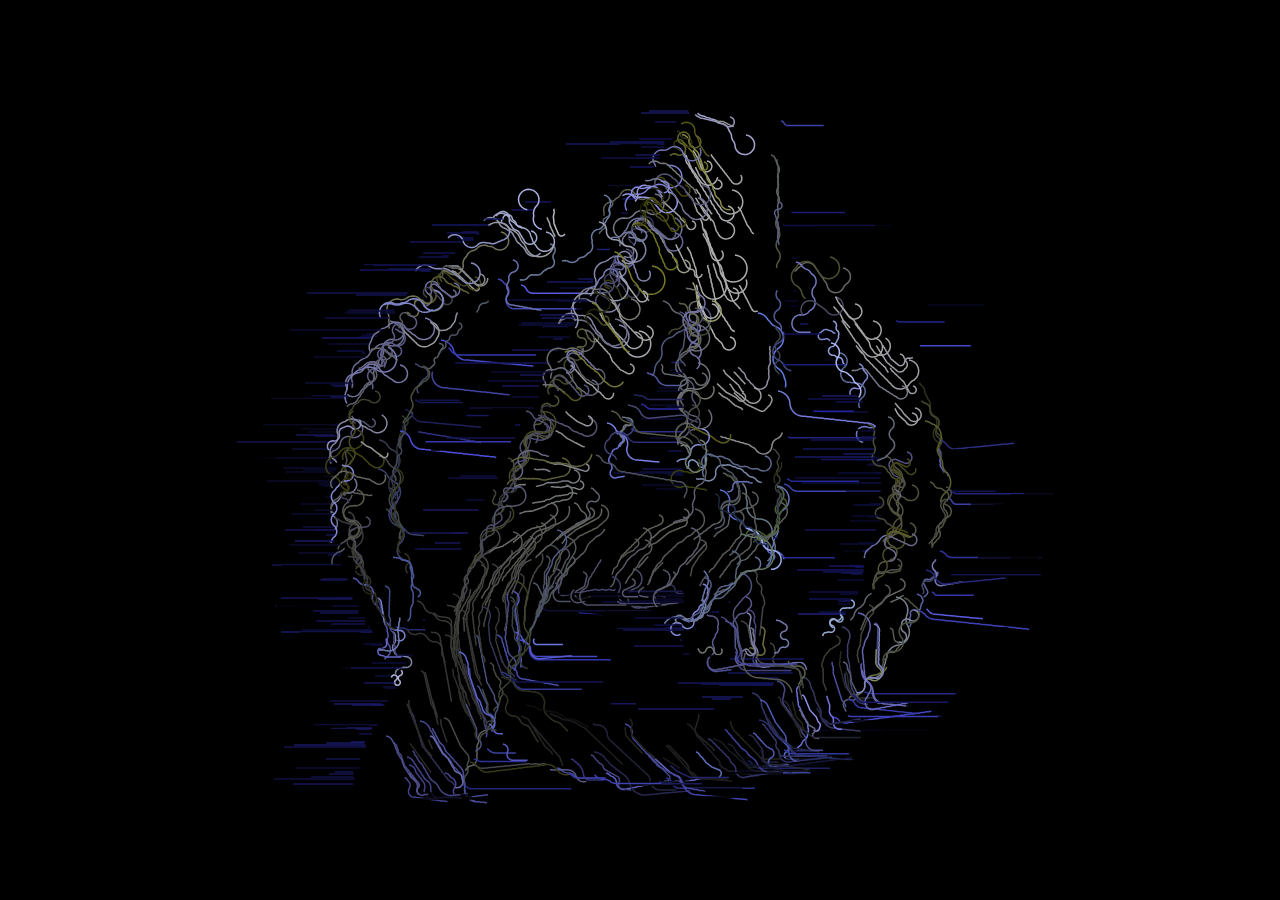
<file: index.html>
<!DOCTYPE html>
<html lang="en">
<head>
    <meta charset="UTF-8">
    <meta name="viewport" content="width=device-width, initial-scale=1.0">
    <title>FlowField</title>
    <link rel="stylesheet" href="styles.css">
</head>
<body>
    
    <canvas id="canvas1"></canvas>
    <img id="photo" src="[data-uri]" >
    <script src="javascript.js"></script>
</body>







</html>
</file>
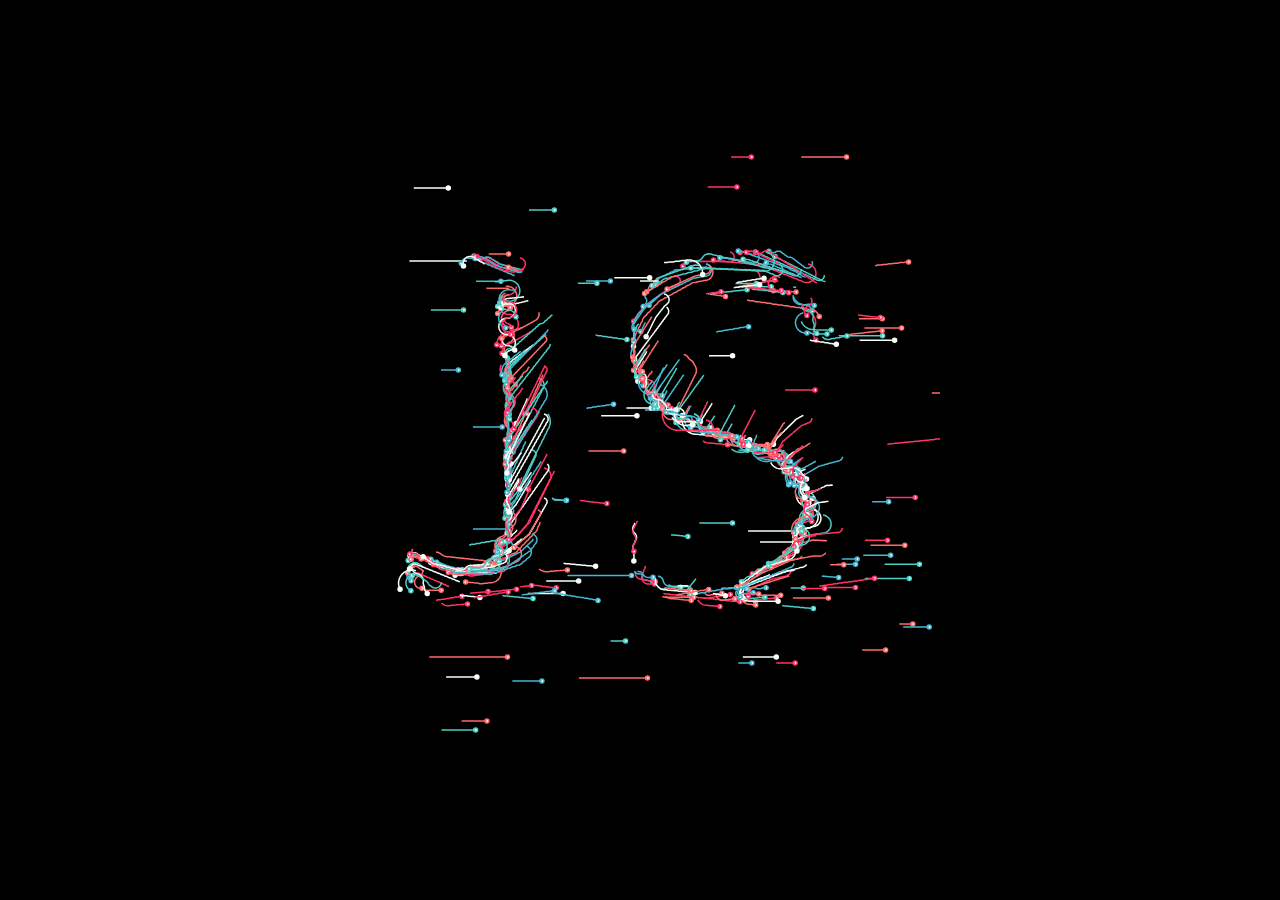
<file: htmlcopy.html>
<!DOCTYPE html>
<html lang="en">
<head>
    <meta charset="UTF-8">
    <meta name="viewport" content="width=device-width, initial-scale=1.0">
    <title>FlowField</title>
    <link rel="stylesheet" href="styles.css">
</head>
<body>
    
    <canvas id="canvas1"></canvas>
    <script src="copy.js"></script>
</body>
</html>
</file>
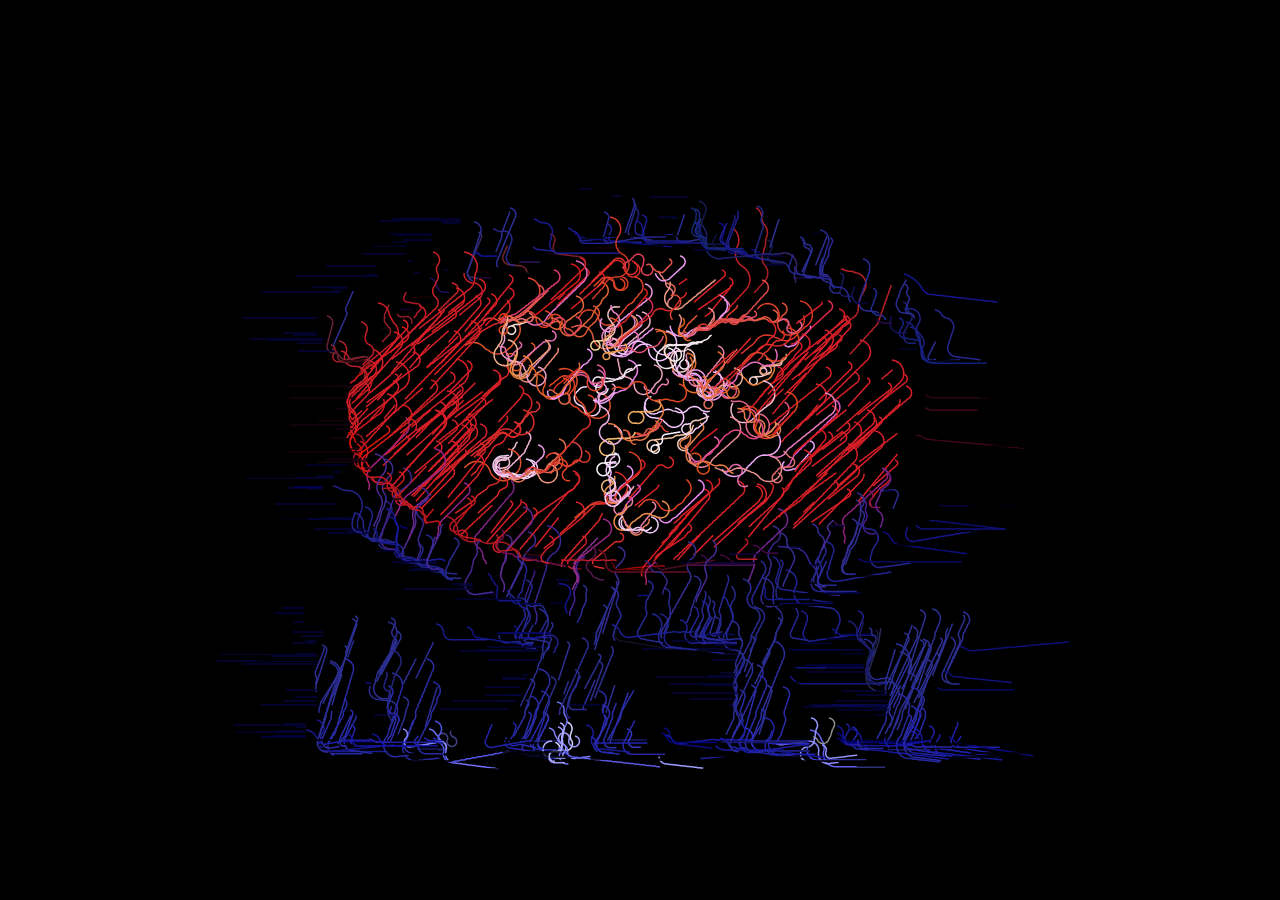
<file: index2.html>
<!DOCTYPE html>
<html lang="en">
<head>
    <meta charset="UTF-8">
    <meta name="viewport" content="width=device-width, initial-scale=1.0">
    <title>FlowField</title>
    <link rel="stylesheet" href="styles.css">
</head>
<body>
    
    <canvas id="canvas1"></canvas>
    <img id="photo" src="[data-uri]" >
    <script src="javascript.js"></script>
</body>







</html>
</file>
<file: styles.css>
* {
    margin: 0;
    padding: 0;
    box-sizing: border-box;
}

html, body {
    width: 100%;
    height: 100%;
    overflow: hidden;
}
body{
    background: black;
}
canvas {
    display: block;
    background: black;
    position: absolute;
    top: 50%;
    left: 50%;
    transform: translate(-50%,-50%);
}

img{
    display: none;
}
</file>
